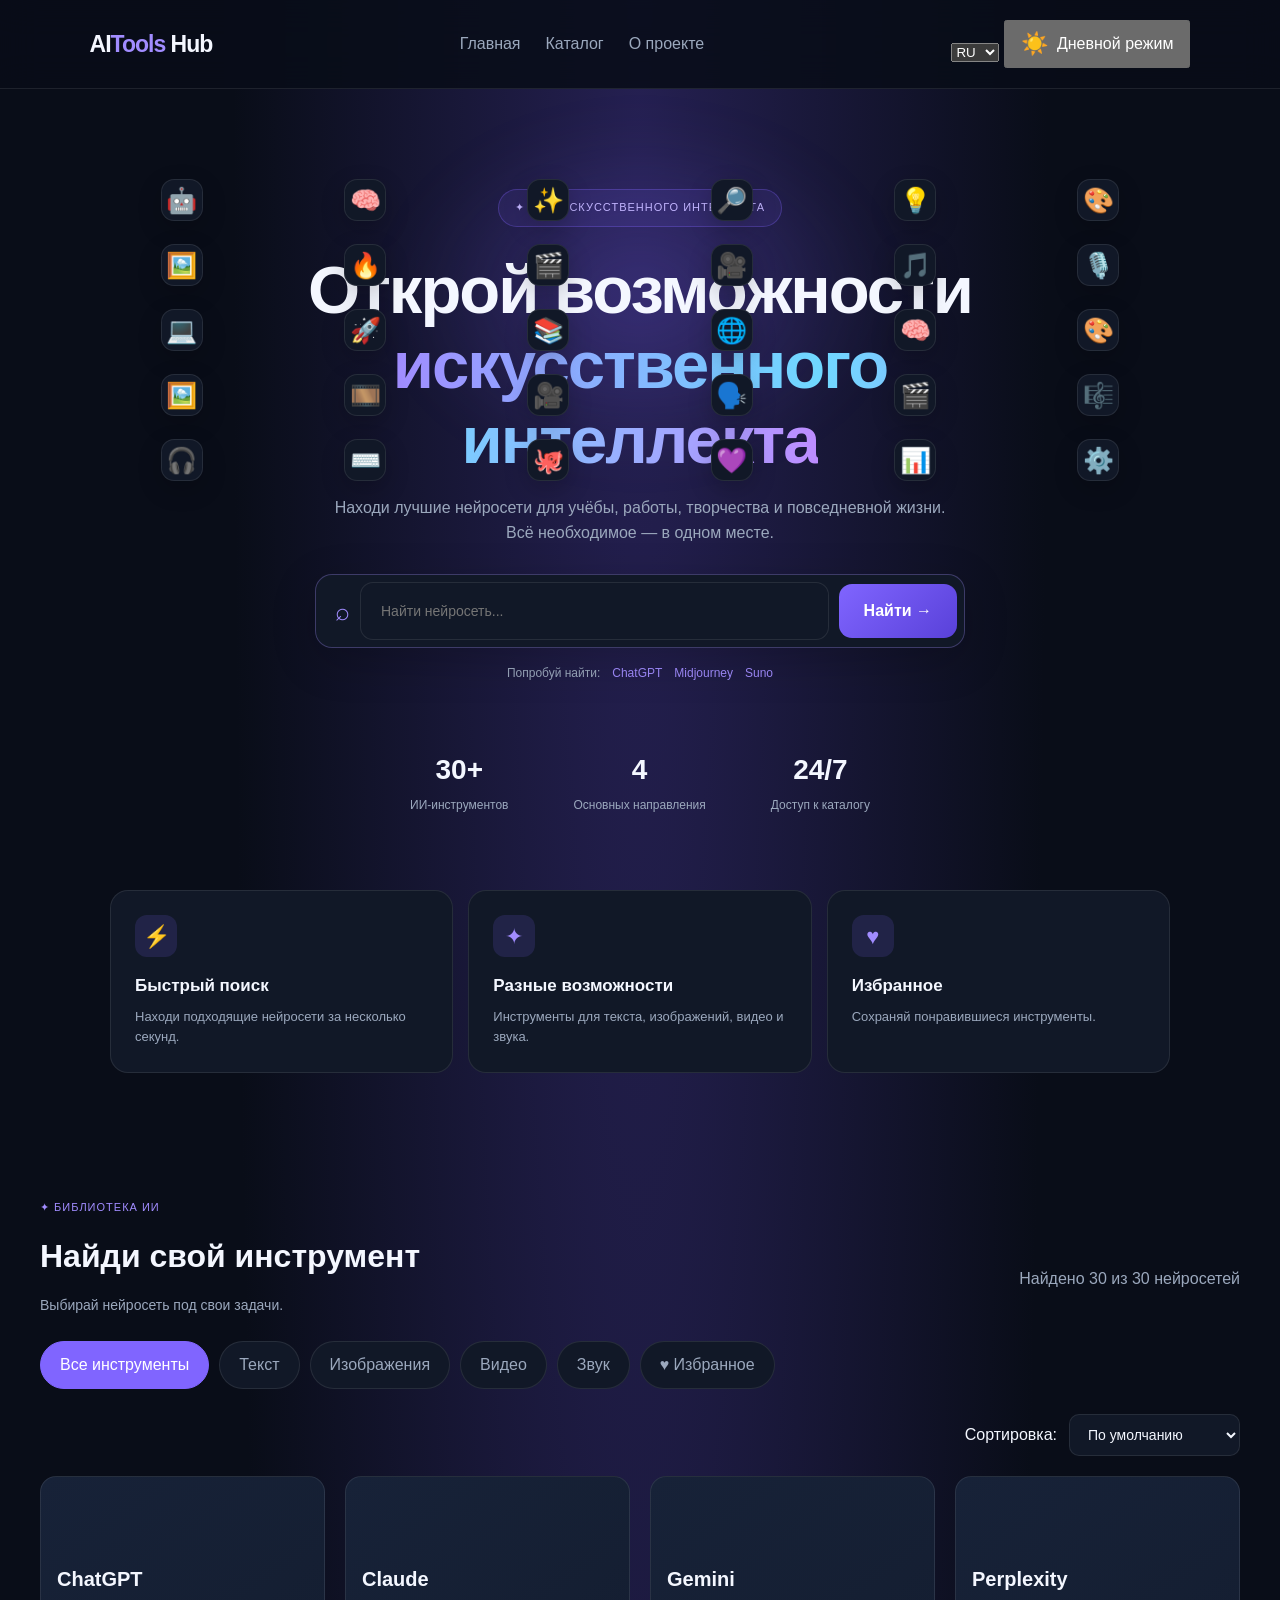
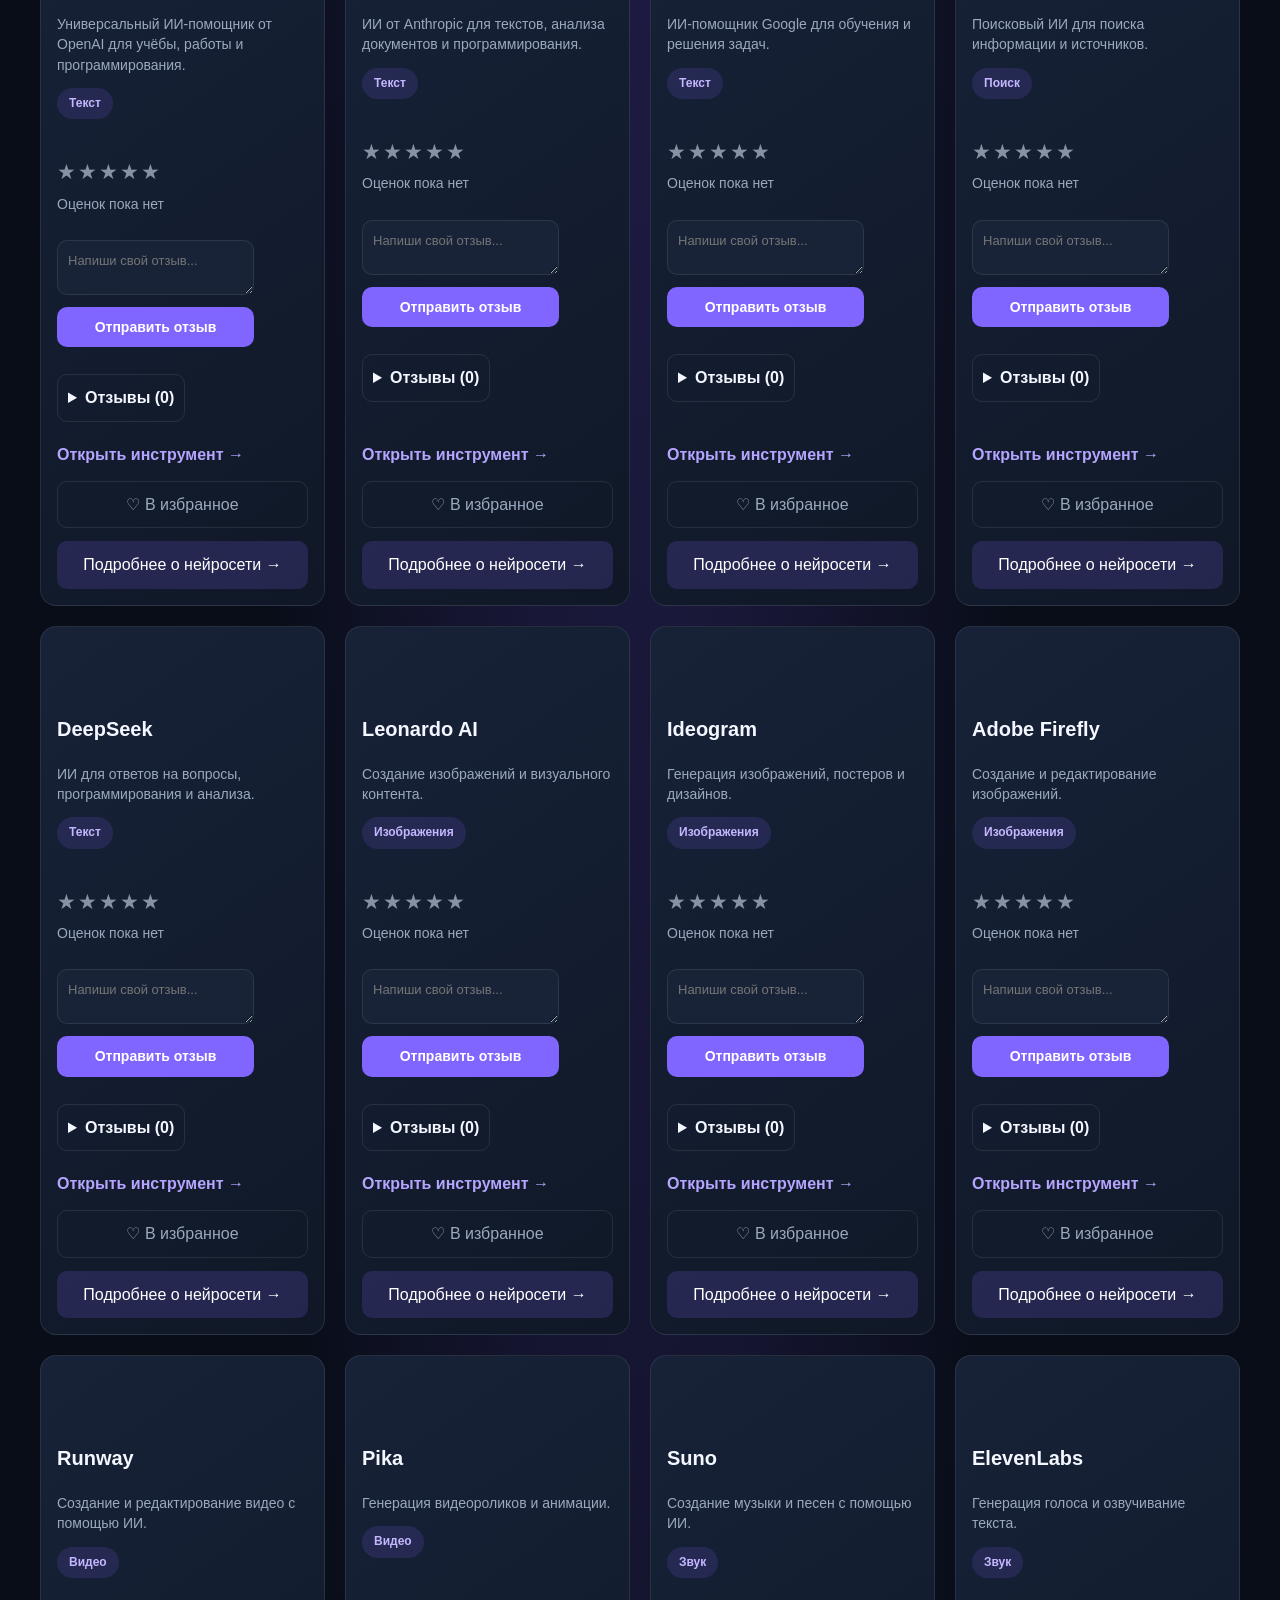
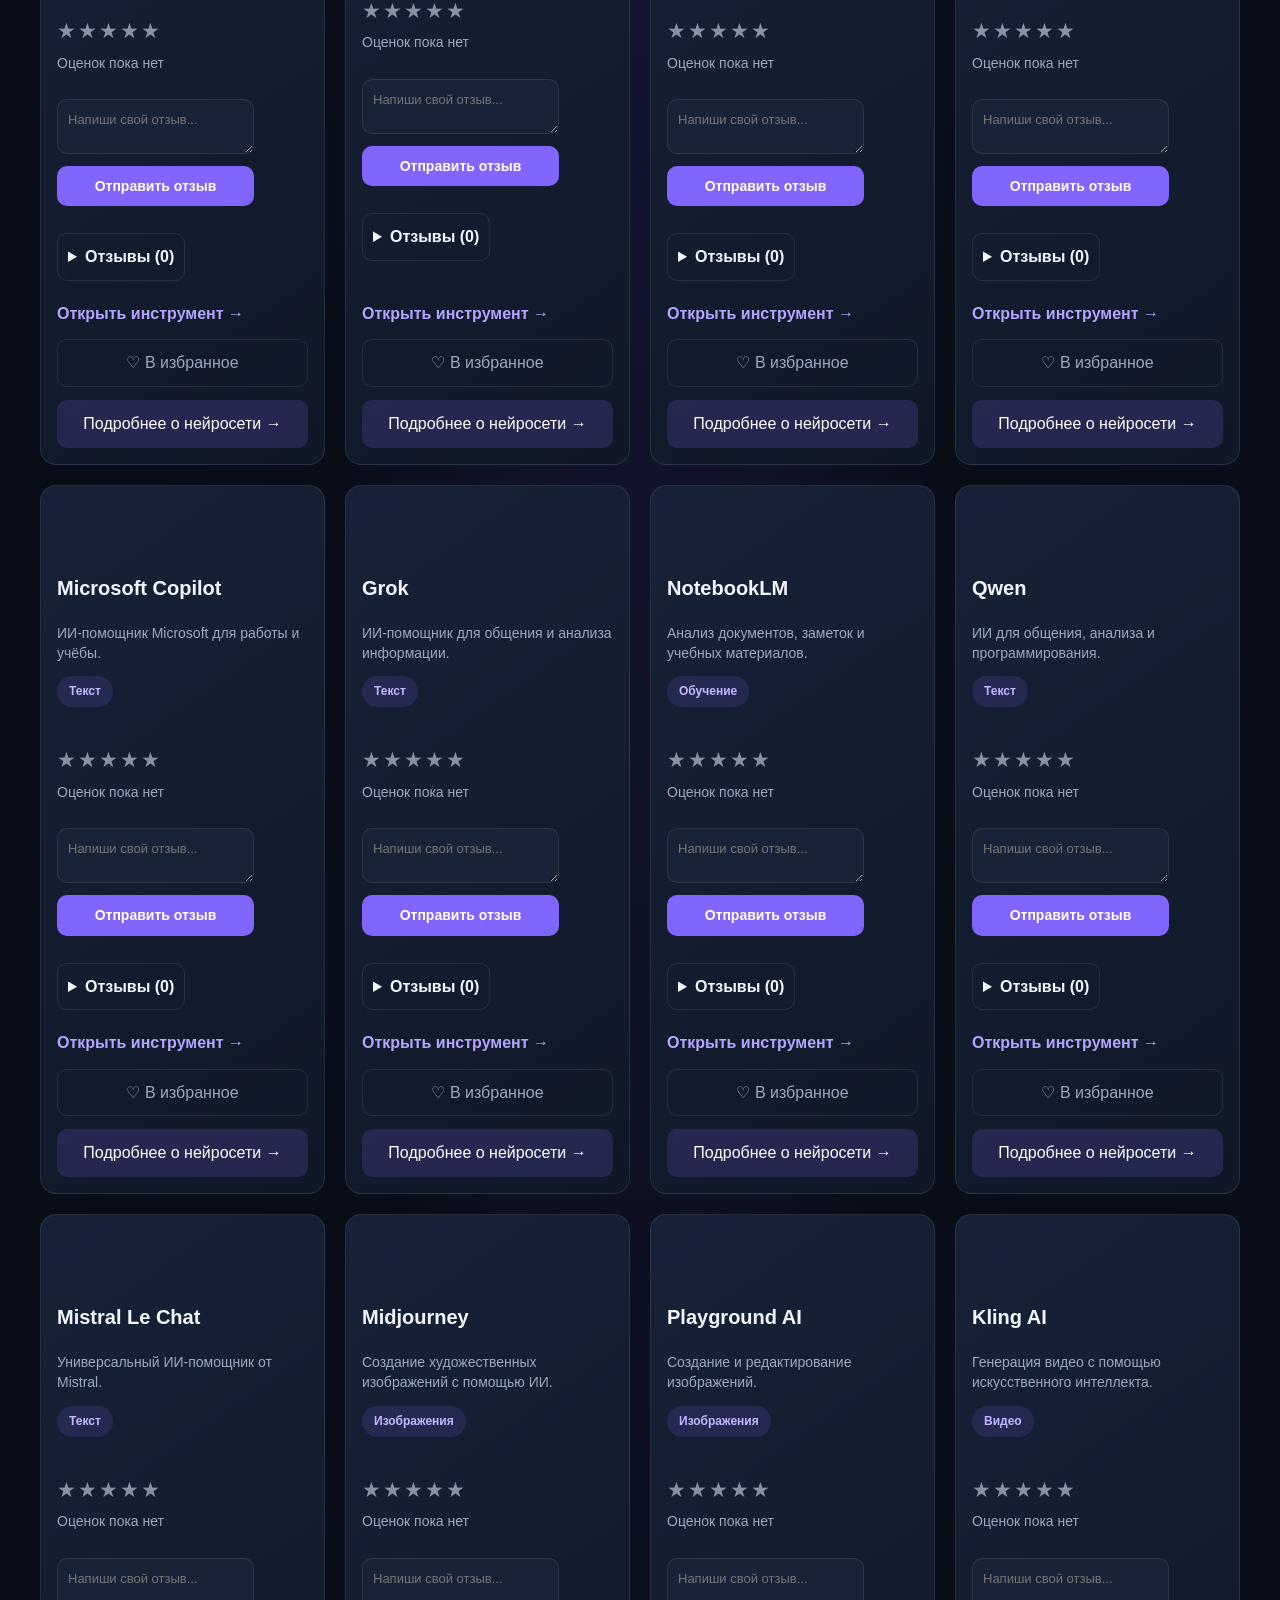
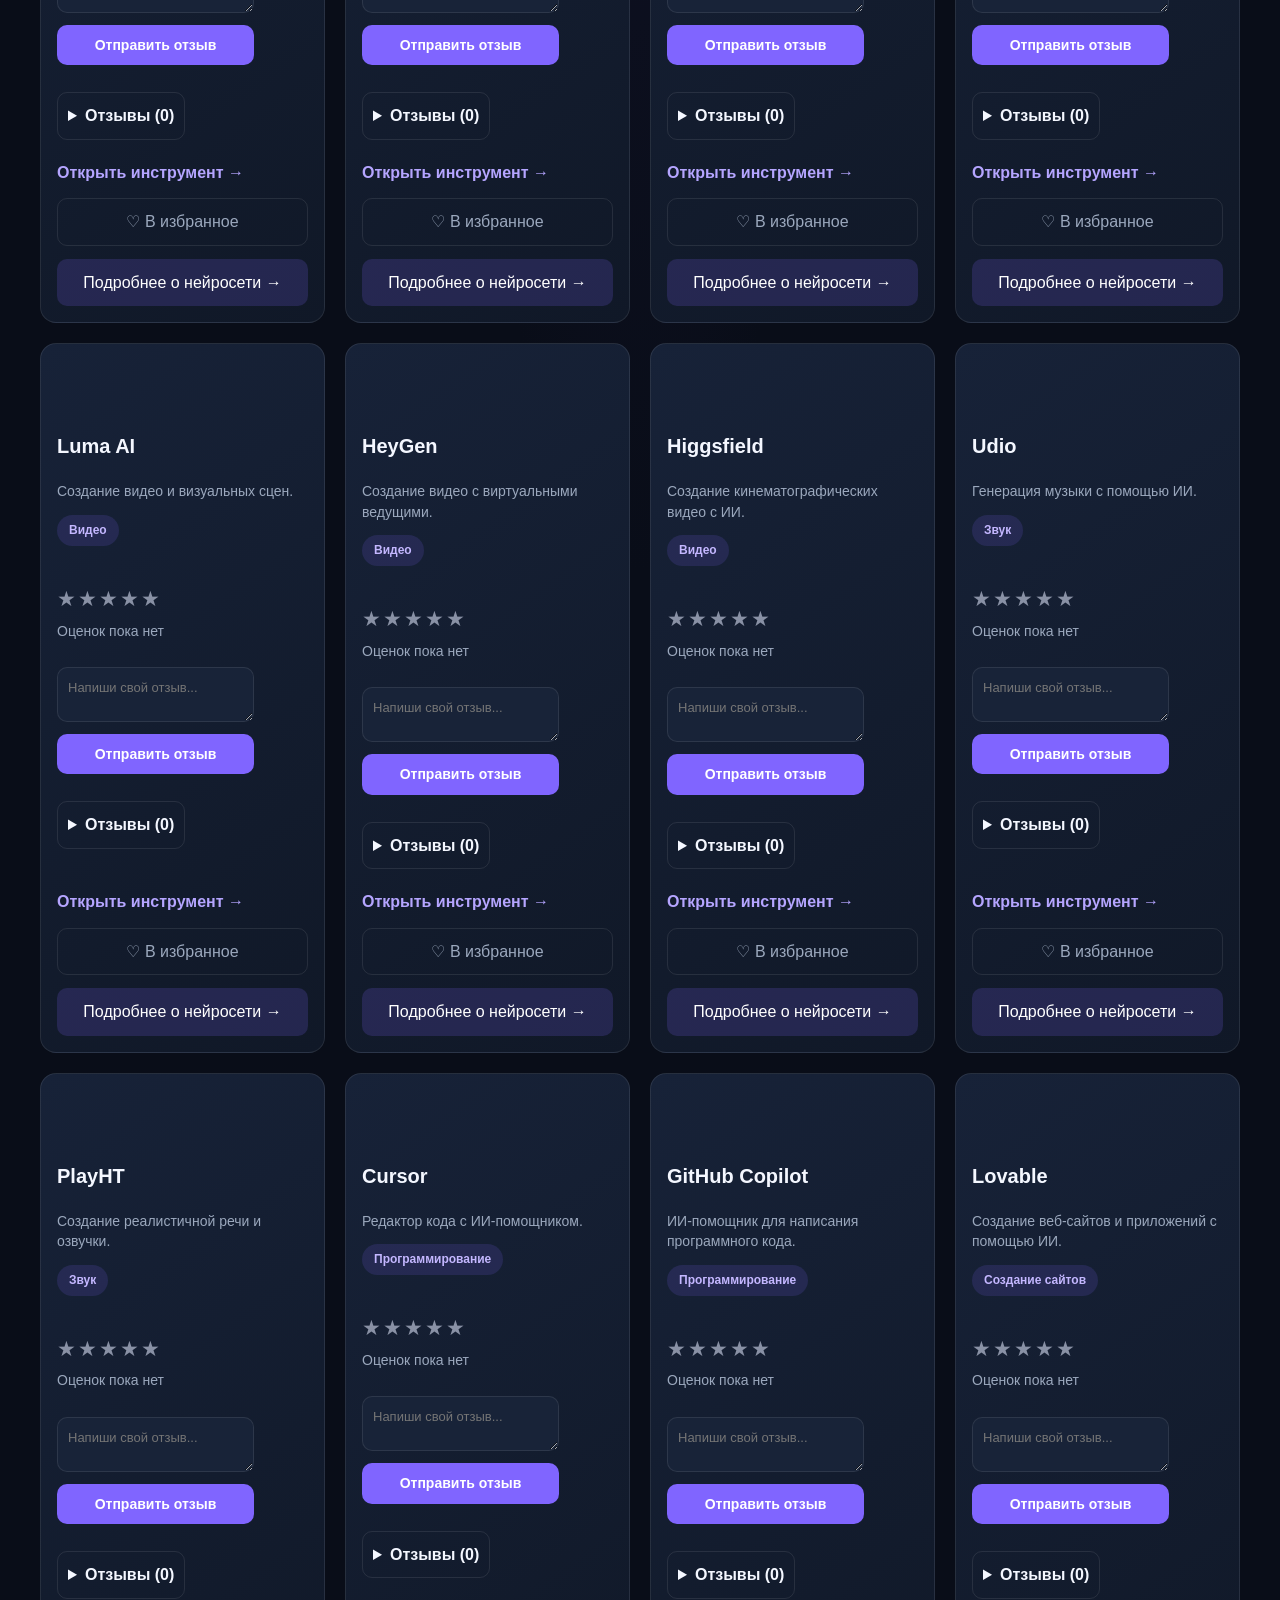
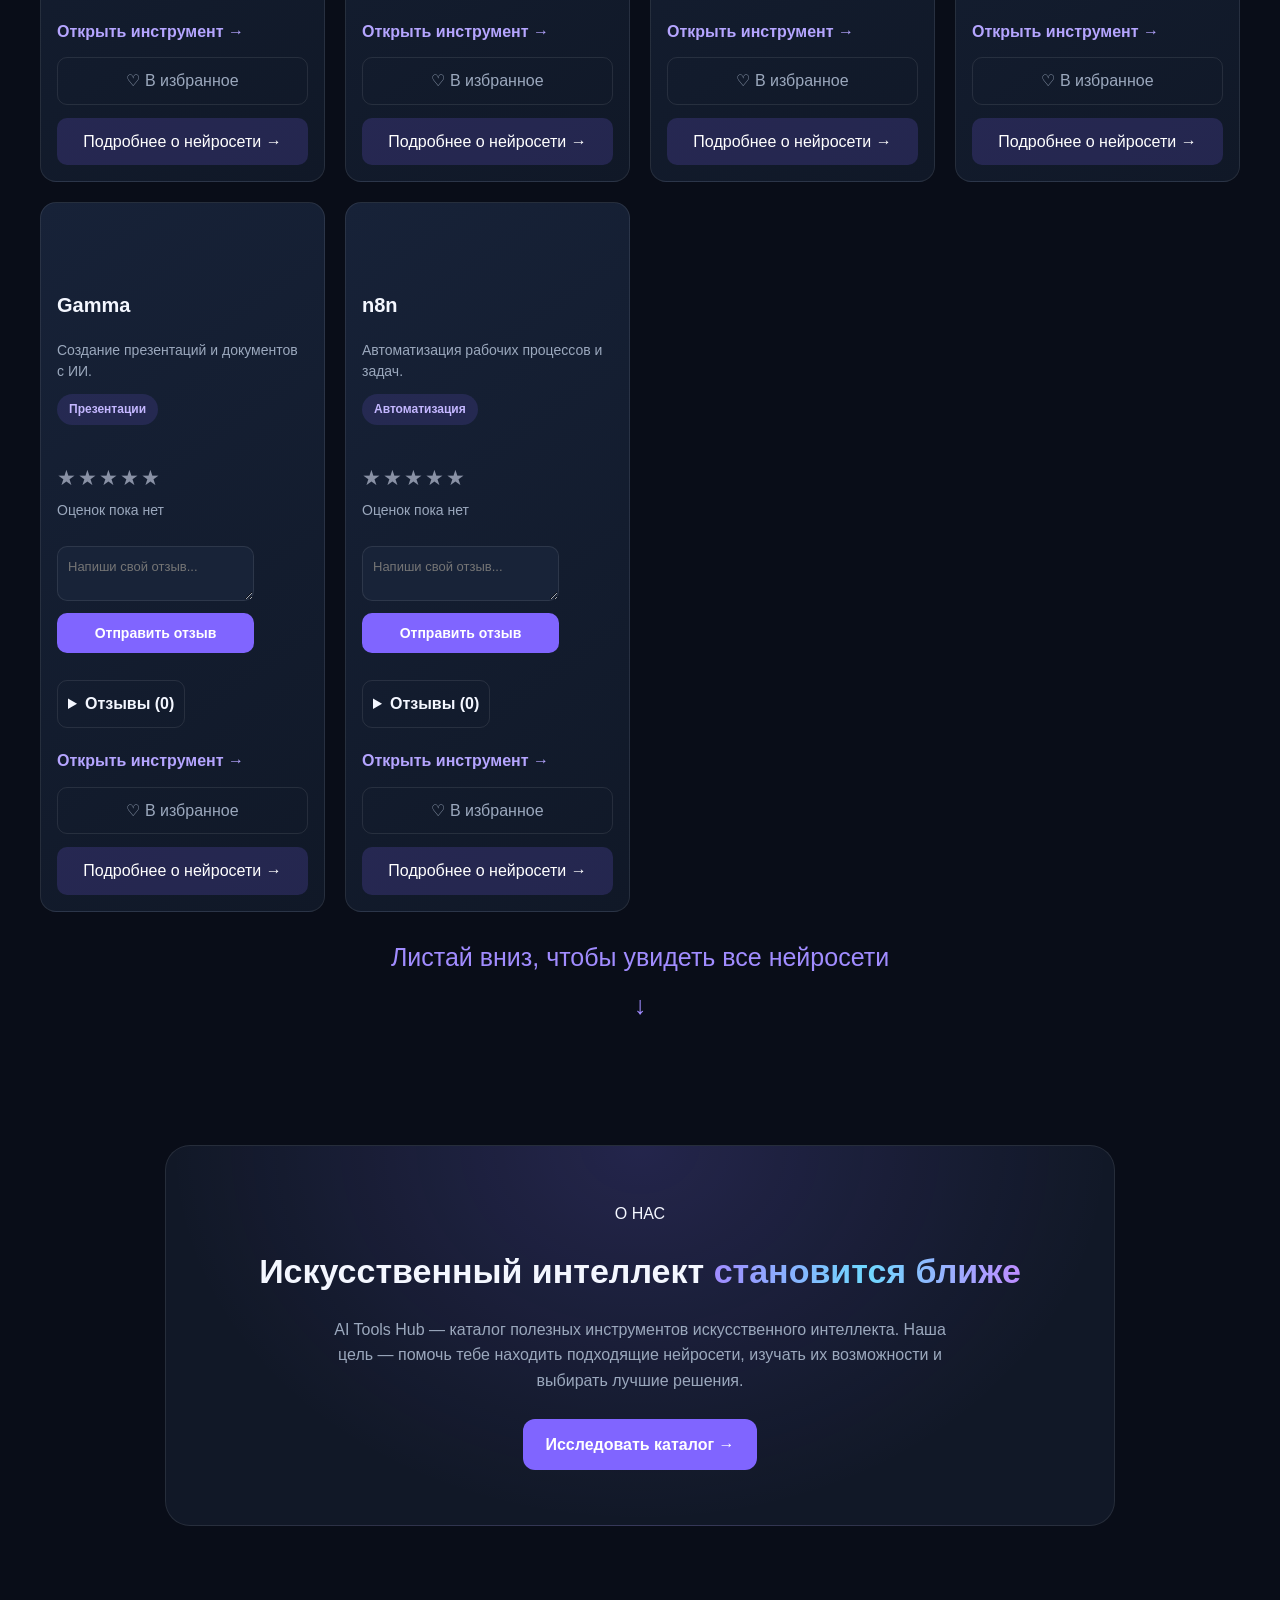
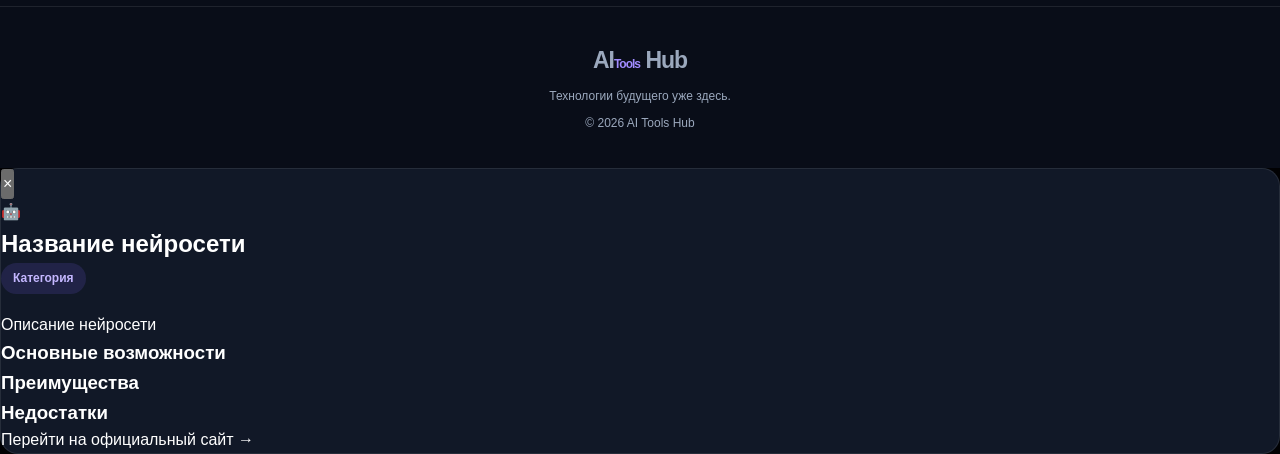
<file: index.html>
<!DOCTYPE html>
<html lang="ru">
<head>
    <meta charset="UTF-8">
    <meta name="viewport" content="width=device-width, initial-scale=1.0">
    <meta name="theme-color" content="#090d18">
    <title>AI Tools Hub — Каталог нейросетей</title>
    <link rel="stylesheet" href="style.css">
</head>
<body>

<header class="main-header">
    <a class="logo" href="#">AI<span>Tools</span> Hub</a>

    <nav>
        <a href="#" data-i18n="navHome">Главная</a>
        <a href="#tools" data-i18n="navCatalog">Каталог</a>
        <a href="#about" data-i18n="navAbout">О проекте</a>
    </nav>

    <div class="header-controls">
        <select id="language-select" class="language-select"
                aria-label="Выбрать язык">
            <option value="ru">RU</option>
            <option value="en">EN</option>
            <option value="zh">中文</option>
        </select>

        <button id="theme-toggle" class="theme-toggle" type="button">
            <span class="theme-icon">
                <span class="sun">☀️</span>
                <span class="moon">🌙</span>
            </span>
            <span id="theme-label">Дневной режим</span>
        </button>
    </div>
</header>

<main>

    <section class="hero">
        <div class="hero-glow"></div>

        <span class="tag hero-tag" data-i18n="heroTag">
            ✦ МИР ИСКУССТВЕННОГО ИНТЕЛЛЕКТА
        </span>

        <h1>
            <span data-i18n="heroTitle">Открой возможности</span>
            <span class="gradient-text" data-i18n="heroHighlight">
                искусственного интеллекта
            </span>
        </h1>

        <p data-i18n="heroDescription">
            Находи лучшие нейросети для учёбы, работы,
            творчества и повседневной жизни.
            Всё необходимое — в одном месте.
        </p>

        <div class="search-box">
            <span class="search-symbol">⌕</span>
            <input type="text" id="search"
                   placeholder="Найти нейросеть..."
                   data-i18n-placeholder="searchPlaceholder">
            <button id="search-btn" data-i18n="searchButton">
                Найти →
            </button>
        </div>

        <div class="hero-hint">
            <span data-i18n="tryFind">Попробуй найти:</span>
            <a href="#tools">ChatGPT</a>
            <a href="#tools">Midjourney</a>
            <a href="#tools">Suno</a>
        </div>

        <div class="hero-stats">
            <div>
                <strong>30+</strong>
                <span data-i18n="statTools">ИИ-инструментов</span>
            </div>
            <div>
                <strong>4</strong>
                <span data-i18n="statCategories">Основных направления</span>
            </div>
            <div>
                <strong>24/7</strong>
                <span data-i18n="statAccess">Доступ к каталогу</span>
            </div>
        </div>

        <div class="hero-decoration">
            <div class="orbit orbit-one"></div>
            <div class="orbit orbit-two"></div>
            <div class="ai-symbol">AI</div>
            <div class="floating-chip chip-one">✦ Creativity</div>
            <div class="floating-chip chip-two">✧ Technology</div>
        </div>
    </section>

    <section class="features-section">

        <div class="feature-card">
            <div class="feature-icon">⚡</div>
            <h3 data-i18n="feature1Title">Быстрый поиск</h3>
            <p data-i18n="feature1Description">
                Находи подходящие нейросети за несколько секунд.
            </p>
        </div>

        <div class="feature-card">
            <div class="feature-icon">✦</div>
            <h3 data-i18n="feature2Title">Разные возможности</h3>
            <p data-i18n="feature2Description">
                Инструменты для текста, изображений, видео и звука.
            </p>
        </div>

        <div class="feature-card">
            <div class="feature-icon">♥</div>
            <h3 data-i18n="feature3Title">Избранное</h3>
            <p data-i18n="feature3Description">
                Сохраняй понравившиеся инструменты.
            </p>
        </div>

    </section>

    <section id="tools" class="catalog">

        <div class="section-heading">
            <div>
                <span class="tag" data-i18n="catalogTag">✦ БИБЛИОТЕКА ИИ</span>
                <h2 data-i18n="catalogTitle">Найди свой инструмент</h2>
                <p data-i18n="catalogDescription">
                    Выбирай нейросеть под свои задачи.
                </p>
            </div>

            <span id="result-count"></span>
        </div>

        <div class="filters">
            <button class="filter active" data-category="all"
                    data-i18n="filterAll">Все инструменты</button>

            <button class="filter" data-category="text"
                    data-i18n="filterText">Текст</button>

            <button class="filter" data-category="image"
                    data-i18n="filterImage">Изображения</button>

            <button class="filter" data-category="video"
                    data-i18n="filterVideo">Видео</button>

            <button class="filter" data-category="audio"
                    data-i18n="filterAudio">Звук</button>

            <button class="filter" data-category="favorites"
                    data-i18n="filterFavorites">♥ Избранное</button>
        </div>

        <div class="sort-container">
            <label for="sort-tools" data-i18n="sortLabel">
                Сортировка:
            </label>

            <select id="sort-tools">
                <option value="default" data-i18n="sortDefault">
                    По умолчанию
                </option>
                <option value="popular" data-i18n="sortPopular">
                    Популярные
                </option>
                <option value="az" data-i18n="sortAZ">
                    По алфавиту: А–Я
                </option>
                <option value="za" data-i18n="sortZA">
                    По алфавиту: Я–А
                </option>
            </select>
        </div>

        <div class="cards" id="tool-list"></div>

        <div class="scroll-hint">
            <span data-i18n="scrollHint">
                Листай вниз, чтобы увидеть все нейросети
            </span>
            <span>↓</span>
        </div>

        <p id="empty-message" hidden data-i18n="emptyMessage">
            Ничего не найдено. Попробуй другой запрос.
        </p>

    </section>

    <section id="about" class="about-section">

        <span class="tag" data-i18n="aboutTag">О НАС</span>

        <h2>
            <span data-i18n="aboutTitle">Искусственный интеллект</span>
            <span class="gradient-text" data-i18n="aboutHighlight">
                становится ближе
            </span>
        </h2>

        <p data-i18n="aboutDescription">
            AI Tools Hub — каталог полезных инструментов
            искусственного интеллекта. Наша цель —
            помочь тебе находить подходящие нейросети,
            изучать их возможности и выбирать лучшие решения.
        </p>

        <a href="#tools" class="about-button"
           data-i18n="aboutButton">
            Исследовать каталог →
        </a>

    </section>

</main>

<footer class="main-footer">
    <a class="logo" href="#">AI<span>Tools</span> Hub</a>
    <p data-i18n="footerDescription">
        Технологии будущего уже здесь.
    </p>
    <span>© 2026 AI Tools Hub</span>
</footer>

<div class="modal" id="tool-modal">
    <div class="modal-content">

        <button class="modal-close" id="modal-close">×</button>

        <div class="modal-icon" id="modal-icon">🤖</div>

        <h2 id="modal-title">Название нейросети</h2>

        <span class="card-category" id="modal-category">
            Категория
        </span>

        <p id="modal-description">Описание нейросети</p>

        <h3 data-i18n="modalFeatures">Основные возможности</h3>
        <ul id="modal-features"></ul>

        <h3 data-i18n="modalPros">Преимущества</h3>
        <p id="modal-pros"></p>

        <h3 data-i18n="modalCons">Недостатки</h3>
        <p id="modal-cons"></p>

        <a id="modal-link" href="#" target="_blank"
           rel="noopener noreferrer" data-i18n="modalLink">
            Перейти на официальный сайт →
        </a>

    </div>
</div>

<script src="script.js"></script>
<script src="theme.js"></script>

</body>
</html>
</file>
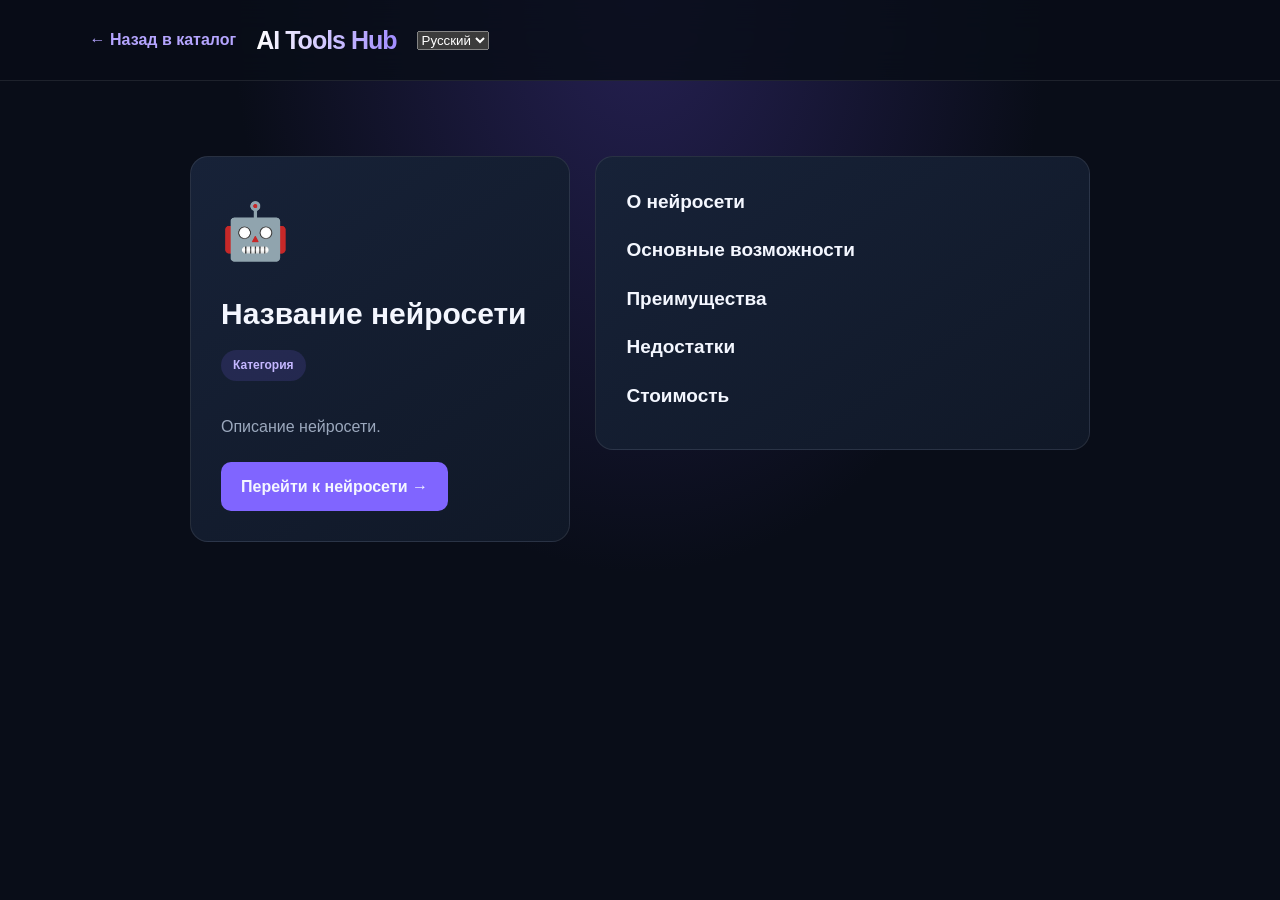
<file: details.html>
<!DOCTYPE html>
<html lang="ru">
<head>
    <meta charset="UTF-8">
    <meta name="viewport" content="width=device-width, initial-scale=1.0">
    <title>AI Tools Hub — Information</title>
    <link rel="stylesheet" href="style.css">
</head>
<body>

    <header class="details-header">
        <a href="index.html" data-i18n="backToCatalog">
            ← Назад в каталог
        </a>

        <h1>AI Tools Hub</h1>

        <select id="language-select" aria-label="Select language">
            <option value="ru">Русский</option>
            <option value="en">English</option>
            <option value="zh">中文</option>
        </select>
    </header>

    <main class="details-container">

        <section class="details-main">
            <div class="details-icon" id="tool-icon">🤖</div>

            <h1 id="tool-name">Название нейросети</h1>

            <span id="tool-category" class="card-category">
                Категория
            </span>

            <p id="tool-description">
                Описание нейросети.
            </p>

            <a href="#" id="tool-link"
               target="_blank"
               rel="noopener noreferrer"
               data-i18n="visitTool">
                Перейти к нейросети →
            </a>
        </section>

        <section class="details-extra">

            <h2 data-i18n="aboutTool">О нейросети</h2>
            <p id="tool-about"></p>

            <h2 data-i18n="mainFeatures">Основные возможности</h2>
            <ul id="tool-features"></ul>

            <h2 data-i18n="advantages">Преимущества</h2>
            <p id="tool-advantages"></p>

            <h2 data-i18n="disadvantages">Недостатки</h2>
            <p id="tool-disadvantages"></p>

            <h2 data-i18n="price">Стоимость</h2>
            <p id="tool-price"></p>

        </section>

    </main>

    <script src="details.js"></script>
</body>
</html>
</file>
<file: style.css>
/* =================================
   AI TOOLS HUB — MODERN DESIGN
================================= */


:root {
    color-scheme: dark;
    --bg: #090d18;
    --surface: #111827;
    --surface-light: #182338;
    --border: rgba(255, 255, 255, 0.09);
    --text: #f4f7ff;
    --muted: #9ba8bd;
    --accent: #8065ff;
    --accent-light: #a18cff;
    --radius: 18px;
    --glow: #252052;
}

:root[data-theme="light"] {
    color-scheme: light;
    --bg: #f2f5fc;
    --surface: #ffffff;
    --surface-light: #e8edfa;
    --border: rgba(30, 45, 80, 0.13);
    --text: #17213a;
    --muted: #64718b;
    --accent: #7045dc;
    --accent-light: #9879ed;
    --radius: 18px;
    --glow: #dcd5ff;
}


* {
    margin: 0;
    padding: 0;
    box-sizing: border-box;
}

html {
    scroll-behavior: smooth;
}


body {
    font-family: Inter, Arial, sans-serif;
    background:
        radial-gradient(
            ellipse at 50% 0%,
            var(--glow) 0%,
            transparent 45%
        ),
        var(--bg);
    color: var(--text);
    line-height: 1.6;
    min-height: 100vh;
    transition: background 0.4s ease, color 0.4s ease;
}


a {
    color: inherit;
    text-decoration: none;
}

button, input {
    font: inherit;
}

button {
    cursor: pointer;
}

/* HEADER */

header {
    width: 100%;
    padding: 20px 7%;
    display: flex;
    align-items: center;
    justify-content: space-between;
    gap: 20px;
    border-bottom: 1px solid var(--border);
    background: rgba(9,13,24,0.85);
    backdrop-filter: blur(16px);
}

header h1 {
    font-size: 25px;
    font-weight: 800;
    letter-spacing: -1px;
    background: linear-gradient(90deg, #fff, #a18cff);
    -webkit-background-clip: text;
    background-clip: text;
    color: transparent;
}

nav {
    display: flex;
    align-items: center;
    gap: 25px;
}

nav a {
    color: var(--muted);
    transition: 0.2s;
}

nav a:hover {
    color: white;
}

/* HERO */

.hero {
    padding: 95px 20px 75px;
    text-align: center;
    max-width: 1000px;
    margin: auto;
}

.hero h1 {
    font-size: clamp(36px, 6vw, 65px);
    line-height: 1.12;
    font-weight: 850;
    letter-spacing: -2px;
    margin-bottom: 22px;
}

.hero p {
    color: var(--muted);
    font-size: 18px;
    max-width: 650px;
    margin: 0 auto 32px;
}

/* SEARCH */

.search-container {
    display: flex;
    gap: 10px;
    max-width: 650px;
    margin: 0 auto;
}

#search {
    flex: 1;
    min-width: 0;
    padding: 17px 20px;
    color: white;
    background: var(--surface);
    border: 1px solid var(--border);
    border-radius: 13px;
    outline: none;
    transition: 0.2s;
}

#search:focus {
    border-color: var(--accent);
    box-shadow: 0 0 0 3px rgba(128,101,255,0.15);
}

#search-btn {
    padding: 14px 25px;
    border: none;
    border-radius: 13px;
    color: white;
    font-weight: 700;
    background: linear-gradient(135deg, #8065ff, #5941d9);
    transition: 0.2s;
}

#search-btn:hover {
    transform: translateY(-2px);
    filter: brightness(1.15);
}

/* GENERAL SECTIONS */

section {
    scroll-margin-top: 30px;
}

#tools, .about {
    max-width: 1250px;
    margin: auto;
    padding: 55px 25px;
}

#tools h2, .about h2 {
    font-size: 32px;
    margin-bottom: 12px;
}

#result-count {
    color: var(--muted);
    margin: 12px 0 25px;
}

/* FILTERS */

.filters {
    display: flex;
    flex-wrap: wrap;
    gap: 10px;
    margin: 25px 0;
}

.filter {
    padding: 10px 19px;
    border: 1px solid var(--border);
    border-radius: 30px;
    background: var(--surface);
    color: var(--muted);
    transition: 0.2s;
}

.filter:hover,
.filter.active {
    color: white;
    background: var(--accent);
    border-color: var(--accent);
}

/* TOOL CARDS */

.cards {
    display: grid;
    grid-template-columns: repeat(auto-fit, minmax(245px, 1fr));
    gap: 20px;
}

.card {
    display: flex;
    flex-direction: column;
    align-items: flex-start;
    padding: 25px;
    min-height: 310px;
    background: linear-gradient(145deg, #172238, #101827);
    border: 1px solid var(--border);
    border-radius: var(--radius);
    transition: transform 0.25s, border-color 0.25s, box-shadow 0.25s;
}

.card:hover {
    transform: translateY(-7px);
    border-color: rgba(142,116,255,0.65);
    box-shadow: 0 15px 40px rgba(0,0,0,0.25);
}

.card-icon {
    width: 55px;
    height: 55px;
    display: grid;
    place-items: center;
    font-size: 29px;
    background: rgba(128,101,255,0.14);
    border-radius: 15px;
    margin-bottom: 18px;
}

.card h3 {
    font-size: 21px;
    margin-bottom: 9px;
}

.card p {
    color: var(--muted);
    font-size: 14px;
    margin-bottom: 15px;
}

.card-category {
    display: inline-block;
    padding: 5px 12px;
    margin-bottom: 18px;
    border-radius: 30px;
    color: #c4b7ff;
    background: rgba(128,101,255,0.15);
    font-size: 12px;
    font-weight: 700;
}

.card > a:not(.details-btn) {
    color: #b5a5ff;
    font-weight: 700;
    margin-top: auto;
}

.card > a:hover {
    color: white;
}

.favorite-btn {
    width: 100%;
    padding: 10px;
    margin-top: 13px;
    border: 1px solid var(--border);
    border-radius: 10px;
    background: transparent;
    color: var(--muted);
    transition: 0.2s;
}

.favorite-btn:hover,
.favorite-btn.saved {
    color: #ff7798;
    border-color: #ff7798;
    background: rgba(255,119,152,0.08);
}

.details-btn {
    display: block;
    width: 100%;
    text-align: center;
    padding: 11px;
    margin-top: 10px;
    border-radius: 10px;
    color: white;
    background: rgba(128,101,255,0.18);
    transition: 0.2s;
}

.details-btn:hover {
    background: var(--accent);
}

/* EMPTY MESSAGE */

#empty-message {
    color: var(--muted);
    padding: 25px 0;
}

/* ABOUT */

.about {
    color: var(--muted);
}

.about h2 {
    color: white;
}

/* FOOTER */

footer {
    text-align: center;
    padding: 30px 20px;
    margin-top: 40px;
    border-top: 1px solid var(--border);
    color: var(--muted);
}

/* DETAILS PAGE */

.details-header {
    justify-content: flex-start;
}

.details-header a {
    color: #b5a5ff;
    font-weight: 600;
}

.details-container {
    max-width: 950px;
    margin: 50px auto;
    padding: 25px;
    display: grid;
    grid-template-columns: 1fr 1.3fr;
    gap: 25px;
    align-items: start;
}

.details-main,
.details-extra {
    padding: 30px;
    border: 1px solid var(--border);
    border-radius: var(--radius);
    background: linear-gradient(145deg, #172238, #101827);
}

.details-icon {
    font-size: 55px;
    margin-bottom: 15px;
}

.details-main h1 {
    font-size: 30px;
    margin-bottom: 12px;
}

.details-main p {
    color: var(--muted);
    margin: 15px 0 22px;
}

#tool-link {
    display: inline-block;
    padding: 12px 20px;
    background: var(--accent);
    border-radius: 10px;
    font-weight: 700;
}

.details-extra h2 {
    font-size: 19px;
    margin: 18px 0 8px;
}

.details-extra h2:first-child {
    margin-top: 0;
}

.details-extra p,
.details-extra li {
    color: var(--muted);
}

.details-extra ul {
    padding-left: 22px;
}

/* MODAL */

#tool-modal {
    background: rgba(0,0,0,0.85);
    backdrop-filter: blur(10px);
}

#tool-modal > div {
    background: var(--surface);
    color: white;
    border: 1px solid var(--border);
    border-radius: var(--radius);
}

/* RESPONSIVE */

@media (max-width: 800px) {
    .details-container {
        grid-template-columns: 1fr;
        margin: 25px auto;
    }

    .hero {
        padding-top: 65px;
    }
}

@media (max-width: 600px) {
    header {
        padding: 17px 5%;
        flex-wrap: wrap;
    }

    header h1 {
        font-size: 22px;
    }

    nav {
        width: 100%;
        gap: 15px;
        flex-wrap: wrap;
        font-size: 14px;
    }

    .hero {
        padding: 60px 18px 45px;
    }

    .hero p {
        font-size: 15px;
    }

    .search-container {
        flex-direction: column;
    }

    #search, #search-btn {
        width: 100%;
    }

    #tools, .about {
        padding: 35px 17px;
    }

    #tools h2, .about h2 {
        font-size: 26px;
    }

    .cards {
        grid-template-columns: 1fr;
    }

    .card {
        min-height: auto;
    }

    .details-container {
        padding: 15px;
    }

    .details-main, .details-extra {
        padding: 22px;
    }
}

/* ПЕРЕКЛЮЧАТЕЛЬ ДЕНЬ / НОЧЬ */

.theme-toggle {
    display: inline-flex;
    align-items: center;
    gap: 9px;
    min-height: 42px;
    padding: 9px 15px;
    overflow: hidden;
    white-space: nowrap;
}

.theme-icon {
    position: relative;
    display: inline-block;
    width: 24px;
    height: 24px;
    flex-shrink: 0;
}

.theme-icon .sun,
.theme-icon .moon {
    position: absolute;
    inset: 0;
    display: grid;
    place-items: center;
    font-size: 21px;
    transition:
        transform 0.55s cubic-bezier(.2, .8, .2, 1),
        opacity 0.35s ease;
}

/* Ночная тема: видно солнце на кнопке */

:root[data-theme="dark"] .sun {
    opacity: 1;
    transform: translateY(0) rotate(0deg);
}

:root[data-theme="dark"] .moon {
    opacity: 0;
    transform: translateY(30px) rotate(-45deg);
}

/* Дневная тема: солнце улетает, луна появляется */

:root[data-theme="light"] .sun {
    opacity: 0;
    transform: translateY(-35px) rotate(100deg);
}

:root[data-theme="light"] .moon {
    opacity: 1;
    transform: translateY(0) rotate(0deg);
}

/* Плавное изменение цветов сайта */

body,
header,
footer,
.card,
.about,
.details-main,
.details-extra,
.theme-toggle,
.search-container {
    transition:
        background-color 0.4s ease,
        color 0.4s ease,
        border-color 0.4s ease,
        box-shadow 0.4s ease;
}

/* АНИМАЦИЯ СОЛНЦА И ЛУНЫ */

.theme-toggle {
    display: inline-flex;
    align-items: center;
    gap: 10px;
    overflow: hidden;
    cursor: pointer;
}

.theme-icon {
    position: relative;
    display: inline-block;
    width: 26px;
    height: 26px;
    flex-shrink: 0;
}

.theme-icon .sun,
.theme-icon .moon {
    position: absolute;
    inset: 0;
    display: flex;
    align-items: center;
    justify-content: center;
    font-size: 22px;
    transition: transform 0.65s cubic-bezier(.2,.8,.2,1),
                opacity 0.4s ease;
}

/* Ночная тема */

:root[data-theme="dark"] .sun {
    opacity: 1;
    transform: translateY(0) rotate(0deg);
}

:root[data-theme="dark"] .moon {
    opacity: 0;
    transform: translateY(35px) rotate(-90deg);
}

/* Дневная тема */

:root[data-theme="light"] .sun {
    opacity: 0;
    transform: translateY(-40px) rotate(180deg);
}

:root[data-theme="light"] .moon {
    opacity: 1;
    transform: translateY(0) rotate(0deg);
}

/* Усиленная анимация переключения */

.theme-icon {
    perspective: 300px;
}

.theme-icon .sun {
    transform-origin: center;
    will-change: transform, opacity;
}

.theme-icon .moon {
    transform-origin: center;
    will-change: transform, opacity;
}

:root[data-theme="dark"] .sun {
    animation: sun-enter 0.65s ease both;
}

:root[data-theme="light"] .moon {
    animation: moon-enter 0.65s ease both;
}

@keyframes sun-enter {
    from {
        opacity: 0;
        transform: translateY(-40px) rotate(180deg);
    }
    to {
        opacity: 1;
        transform: translateY(0) rotate(0);
    }
}

@keyframes moon-enter {
    from {
        opacity: 0;
        transform: translateY(40px) rotate(-90deg);
    }
    to {
        opacity: 1;
        transform: translateY(0) rotate(0);
    }
}

/* =================================
   AI TOOLS HUB — ANIMATED CARDS
================================= */

/* Плавное появление карточек */

.card {
    position: relative;
    isolation: isolate;
    overflow: hidden;
    animation: card-appear 0.7s ease both;
    transition:
        transform 0.35s ease,
        border-color 0.35s ease,
        box-shadow 0.35s ease,
        background 0.35s ease;
}

/* Последовательное появление */

.card:nth-child(1) { animation-delay: 0.05s; }
.card:nth-child(2) { animation-delay: 0.10s; }
.card:nth-child(3) { animation-delay: 0.15s; }
.card:nth-child(4) { animation-delay: 0.20s; }
.card:nth-child(5) { animation-delay: 0.25s; }
.card:nth-child(6) { animation-delay: 0.30s; }
.card:nth-child(7) { animation-delay: 0.35s; }
.card:nth-child(8) { animation-delay: 0.40s; }
.card:nth-child(9) { animation-delay: 0.45s; }
.card:nth-child(10) { animation-delay: 0.50s; }
.card:nth-child(11) { animation-delay: 0.55s; }
.card:nth-child(12) { animation-delay: 0.60s; }

/* Анимация появления */

@keyframes card-appear {
    from {
        opacity: 0;
        transform: translateY(30px) scale(0.96);
    }

    to {
        opacity: 1;
        transform: translateY(0) scale(1);
    }
}

/* Неоновое свечение при наведении */

.card:hover {
    transform: translateY(-10px) scale(1.02);
    border-color: var(--accent);
    box-shadow:
        0 15px 45px rgba(128, 101, 255, 0.18),
        0 0 25px rgba(128, 101, 255, 0.12);
}

/* Светящийся эффект внутри карточки */

.card::after {
    content: "";
    position: absolute;
    inset: 0;
    z-index: -1;
    pointer-events: none;
    opacity: 0;
    background: radial-gradient(
        circle at 50% 0%,
        rgba(128, 101, 255, 0.18),
        transparent 65%
    );
    transition: opacity 0.4s ease;
}

.card:hover::after {
    opacity: 1;
}

/* Иконки нейросетей */

.card-icon {
    display: inline-flex;
    align-items: center;
    justify-content: center;
    width: 65px;
    height: 65px;
    border-radius: 18px;
    background: rgba(128, 101, 255, 0.12);
    border: 1px solid rgba(128, 101, 255, 0.2);
    font-size: 36px;
    transition:
        transform 0.4s ease,
        box-shadow 0.4s ease,
        background 0.4s ease;
}

.card:hover .card-icon {
    transform: translateY(-5px) rotate(-5deg) scale(1.08);
    background: rgba(128, 101, 255, 0.22);
    box-shadow: 0 0 25px rgba(128, 101, 255, 0.25);
}

/* Кнопки карточек */

.card .details-btn,
.card .favorite-btn {
    transition: transform 0.25s ease, box-shadow 0.25s ease;
}

.card .details-btn:hover,
.card .favorite-btn:hover {
    transform: translateY(-3px);
}

/* Светлая тема */

:root[data-theme="light"] .card:hover {
    box-shadow:
        0 15px 40px rgba(80, 65, 160, 0.13),
        0 0 20px rgba(128, 101, 255, 0.08);
}

/* Уважение к настройке уменьшения анимации */

@media (prefers-reduced-motion: reduce) {
    .card,
    .card-icon,
    .card::after {
        animation: none;
        transition: none;
    }
}
/* SORTING */
.sort-container {
    display: flex;
    align-items: center;
    justify-content: flex-end;
    gap: 12px;
    margin: 20px 0;
    color: var(--text);
    flex-wrap: wrap;
}

.sort-container select {
    background: var(--surface);
    color: var(--text);
    border: 1px solid var(--border);
    border-radius: 10px;
    padding: 11px 14px;
    font-size: 14px;
    cursor: pointer;
    outline: none;
}

.sort-container select:focus {
    border-color: var(--accent);
    box-shadow: 0 0 0 3px var(--glow);
}

.sort-container option {
    background: var(--surface);
    color: var(--text);
}

@media (max-width: 600px) {
    .sort-container {
        justify-content: flex-start;
    }

    .sort-container select {
        width: 100%;
    }
}/* RATING SYSTEM */

.rating {
    margin: 12px 0;
}

.rating-stars {
    display: flex;
    gap: 5px;
}

.star-btn {
    border: none;
    background: transparent;
    color: #8991a5;
    font-size: 25px;
    cursor: pointer;
    padding: 2px;
    transition: 0.2s;
}

.star-btn:hover,
.star-btn.selected {
    color: #ffc247;
    transform: scale(1.12);
}

.rating-info {
    color: var(--muted);
    font-size: 12px;
    margin-top: 5px;
}.star-btn:disabled {
    cursor: not-allowed;
    opacity: 0.8;
}
/* СИСТЕМА ОТЗЫВОВ */

.review-form {
    display: flex;
    flex-direction: column;
    gap: 8px;
    margin: 12px 0;
}

.review-input {
    width: 100%;
    min-height: 75px;
    resize: vertical;
    padding: 10px;
    border: 1px solid var(--border);
    border-radius: 10px;
    background: var(--surface-light);
    color: var(--text);
    font: inherit;
}

.review-submit {
    padding: 10px;
    border: none;
    border-radius: 10px;
    background: var(--accent);
    color: white;
    cursor: pointer;
    font-weight: 600;
}

.review-submit:hover {
    opacity: 0.85;
}

.review-status {
    color: var(--muted);
    font-size: 13px;
}

.reviews-list {
    margin: 12px 0;
    padding: 10px;
    border: 1px solid var(--border);
    border-radius: 10px;
    color: var(--text);
}

.reviews-list summary {
    cursor: pointer;
    font-weight: 600;
}

.review-item {
    padding: 10px 0;
    border-bottom: 1px solid var(--border);
    overflow-wrap: anywhere;
}

.review-stars {
    color: #ffc247;
    letter-spacing: 2px;
}

.review-item p {
    margin: 5px 0;
    font-size: 14px;
}

.star-btn:disabled {
    cursor: not-allowed;
    opacity: 0.8;
}

/* Компактный дизайн карточек */
.card {
    padding: 16px;
    border-radius: 16px;
    gap: 8px;
}

.card .details-icon,
.card-icon {
    width: 52px;
    height: 52px;
    font-size: 27px;
    margin-bottom: 4px;
}

.card h2,
.card h3 {
    margin: 6px 0;
    font-size: 20px;
}

.card p {
    margin: 5px 0;
    line-height: 1.45;
    font-size: 14px;
}

/* Категория */
.card-category {
    padding: 6px 12px;
    font-size: 12px;
}

/* Рейтинг */
.rating {
    margin: 5px 0;
}

.rating-stars {
    gap: 2px;
}

.star-btn {
    font-size: 21px;
    padding: 0;
}

.rating-info {
    margin-top: 2px;
    font-size: 12px;
}

/* Поле отзыва */
.review-form {
    margin-top: 8px;
    gap: 7px;
}

.review-input,
.review-form textarea {
    min-height: 55px;
    height: 55px;
    padding: 10px;
    font-size: 13px;
}

/* Кнопки */
.review-submit,
.review-form button {
    min-height: 40px;
    padding: 9px 14px;
    font-size: 14px;
}

.card button,
.card a {
    margin-top: 5px;
}

/* Список отзывов */
.reviews-list {
    margin-top: 7px;
}

.review-item {
    padding: 9px;
    margin-top: 6px;
    font-size: 13px;
}

/* =================================
   МОБИЛЬНЫЙ ДИЗАЙН
================================= */

@media (max-width: 600px) {

    body {
        padding: 0;
        margin: 0;
        overflow-x: hidden;
    }

    /* Основной контейнер */
    .container,
    main {
        width: 100%;
        max-width: 100%;
        padding-left: 12px;
        padding-right: 12px;
        box-sizing: border-box;
    }

    /* Заголовки */
    h1 {
        font-size: 25px;
    }

    h2 {
        font-size: 19px;
    }

    /* Карточки в одну колонку */
    .cards {
        display: grid;
        grid-template-columns: 1fr;
        gap: 12px;
    }

    .card {
        width: 100%;
        min-width: 0;
        box-sizing: border-box;
        padding: 14px;
        border-radius: 15px;
        gap: 7px;
    }

    .card h2,
    .card h3 {
        font-size: 19px;
        margin: 5px 0;
    }

    .card p {
        font-size: 13px;
        line-height: 1.4;
    }

    /* Иконка */
    .card-icon,
    .details-icon {
        width: 48px;
        height: 48px;
        font-size: 25px;
    }

    /* Рейтинг */
    .rating {
        margin: 4px 0;
    }

    .star-btn {
        font-size: 20px;
    }

    /* Отзыв */
    .review-input,
    .review-form textarea {
        width: 100%;
        min-height: 48px;
        height: 48px;
        box-sizing: border-box;
        font-size: 13px;
        padding: 10px;
    }

    .review-submit,
    .review-form button {
        width: 100%;
        min-height: 40px;
        font-size: 14px;
    }

    /* Кнопки карточки */
    .card button,
    .card a {
        max-width: 100%;
        box-sizing: border-box;
    }

    /* Поиск */
    #search {
        width: 100%;
        min-width: 0;
        box-sizing: border-box;
    }

    /* Категории */
    .filters {
        display: flex;
        flex-wrap: wrap;
        gap: 7px;
    }

    .filter {
        padding: 8px 12px;
        font-size: 12px;
    }

    /* Шапка */
    header {
        padding: 12px;
    }
}

/* ===== MOBILE APP DESIGN ===== */

@media (max-width: 600px) {

    body {
        overflow-x: hidden;
        background: var(--bg);
    }

    header {
        position: sticky;
        top: 0;
        z-index: 100;
        background: var(--bg);
        border-bottom: 1px solid var(--border);
        padding: 12px 14px;
    }

    h1 {
        font-size: 23px;
        margin-bottom: 12px;
    }

    /* Поиск */
    #search {
        width: 100%;
        height: 46px;
        border-radius: 14px;
        padding: 0 14px;
        box-sizing: border-box;
        font-size: 14px;
    }

    #search-btn {
        min-height: 42px;
        border-radius: 12px;
    }

    /* Категории */
    .filters {
        display: flex;
        flex-wrap: nowrap;
        overflow-x: auto;
        gap: 8px;
        padding: 10px 0 14px;
        scrollbar-width: none;
    }

    .filters::-webkit-scrollbar {
        display: none;
    }

    .filter {
        flex: 0 0 auto;
        white-space: nowrap;
        padding: 9px 15px;
        border-radius: 30px;
        font-size: 13px;
    }

    /* Сетка */
    .cards {
        display: grid;
        grid-template-columns: 1fr;
        gap: 12px;
    }

    /* Карточки */
    .card {
        padding: 15px;
        border-radius: 17px;
        width: 100%;
        box-sizing: border-box;
    }

    .card h2,
    .card h3 {
        font-size: 19px;
    }

    .card p {
        font-size: 13px;
        line-height: 1.45;
    }

    /* Рейтинг */
    .rating {
        margin: 7px 0;
    }

    .star-btn {
        font-size: 21px;
    }

    /* Отзывы */
    .review-form textarea,
    .review-input {
        width: 100%;
        height: 48px;
        min-height: 48px;
        box-sizing: border-box;
        border-radius: 12px;
    }

    .review-submit,
    .review-form button {
        width: 100%;
        min-height: 42px;
        border-radius: 12px;
    }

    /* Кнопки */
    .card button,
    .card a {
        max-width: 100%;
        box-sizing: border-box;
    }

    /* Основная область */
    .container,
    main {
        padding-left: 13px;
        padding-right: 13px;
        box-sizing: border-box;
    }
}

/* =====================================
   AI TOOLS HUB — MOBILE REDESIGN
===================================== */

@media screen and (max-width: 600px) {

    body {
        overflow-x: hidden;
        background: var(--bg);
    }

    /* ШАПКА */
    header {
        padding: 13px 16px !important;
        display: flex;
        flex-wrap: wrap;
        gap: 10px;
        position: relative;
    }

    header h1 {
        font-size: 21px;
        margin: 0;
    }

    nav {
        width: 100%;
        display: flex;
        flex-wrap: wrap;
        gap: 12px;
        font-size: 12px;
    }

    .theme-toggle {
        padding: 7px 10px;
        min-height: 36px;
        font-size: 12px;
    }

    /* ПЕРВЫЙ ЭКРАН */
    .hero {
        padding: 35px 16px 25px !important;
    }

    .hero h1 {
        font-size: 30px;
        letter-spacing: -1px;
        margin-bottom: 12px;
    }

    .hero p {
        font-size: 14px;
        margin-bottom: 20px;
    }

    /* ПОИСК */
    .search-container {
        display: flex;
        flex-direction: row;
        gap: 7px;
    }

    #search {
        height: 45px;
        padding: 10px 12px;
        font-size: 13px;
    }

    #search-btn {
        height: 45px;
        padding: 0 14px;
        font-size: 13px;
        white-space: nowrap;
    }

    /* КАТАЛОГ */
    #tools, .about {
        padding: 25px 13px !important;
    }

    #tools h2, .about h2 {
        font-size: 23px;
    }

    #result-count {
        font-size: 12px;
        margin: 6px 0 12px;
    }

    /* КАТЕГОРИИ — ПРОКРУТКА ВБОК */
    .filters {
        display: flex;
        flex-wrap: nowrap !important;
        overflow-x: auto;
        gap: 7px;
        margin: 15px 0;
        padding-bottom: 8px;
        scrollbar-width: none;
    }

    .filters::-webkit-scrollbar {
        display: none;
    }

    .filter {
        flex: 0 0 auto;
        padding: 8px 13px;
        font-size: 12px;
        white-space: nowrap;
    }

    /* СОРТИРОВКА */
    .sort-container {
        margin: 10px 0;
        gap: 7px;
        font-size: 12px;
    }

    .sort-container select {
        padding: 9px;
        font-size: 12px;
    }

    /* КАРТОЧКИ — ДВЕ В РЯД */
    .cards {
        display: grid;
        grid-template-columns: repeat(2, minmax(0, 1fr)) !important;
        gap: 10px;
    }

    .card {
        min-width: 0;
        min-height: 0;
        padding: 12px !important;
        border-radius: 14px;
        gap: 5px;
    }

    .card:hover {
        transform: none;
    }

    .card-icon {
        width: 40px;
        height: 40px;
        font-size: 23px;
        margin-bottom: 5px;
        border-radius: 11px;
    }

    .card h3 {
        font-size: 15px;
        line-height: 1.3;
        margin-bottom: 5px;
        overflow-wrap: anywhere;
    }

    .card p {
        font-size: 11px;
        line-height: 1.4;
        margin-bottom: 7px;
    }

    .card-category {
        font-size: 10px;
        padding: 4px 8px;
        margin-bottom: 5px;
    }

    .card > a:not(.details-btn) {
        font-size: 12px;
    }

    .favorite-btn,
    .details-btn {
        font-size: 11px;
        padding: 9px 5px;
        margin-top: 6px;
    }

    /* РЕЙТИНГ */
    .rating {
        margin: 5px 0;
    }

    .rating-stars {
        gap: 1px;
        flex-wrap: wrap;
    }

    .star-btn {
        font-size: 18px;
        padding: 0;
    }

    .rating-info {
        font-size: 10px;
    }

    /* ОТЗЫВЫ */
    .review-form {
        gap: 6px;
        margin: 7px 0;
    }

    .review-input {
        min-height: 55px;
        height: 55px;
        padding: 7px;
        font-size: 11px;
    }

    .review-submit {
        padding: 8px 4px;
        font-size: 11px;
    }

    .reviews-list {
        margin: 7px 0;
        padding: 7px;
        font-size: 11px;
    }

    .review-item {
        padding: 7px 0;
    }

    .review-item p {
        font-size: 11px;
    }

    /* ПОДВАЛ */
    footer {
        padding: 20px 12px;
        font-size: 12px;
    }

    /* СТРАНИЦА ПОДРОБНОСТЕЙ */
    .details-container {
        display: grid;
        grid-template-columns: 1fr;
        margin: 15px auto;
        padding: 12px;
        gap: 12px;
    }

    .details-main,
    .details-extra {
        padding: 18px;
    }

    .details-main h1 {
        font-size: 24px;
    }
}

/* =====================================
   NEW HOMEPAGE DESIGN
===================================== */

.logo {
    font-size: 23px;
    font-weight: 850;
    letter-spacing: -1px;
}

.logo span {
    color: var(--accent-light);
}

/* HEADER */

.main-header {
    position: relative;
    z-index: 10;
    background: rgba(9, 13, 24, 0.88);
    backdrop-filter: blur(18px);
}

/* HERO */

.hero {
    position: relative;
    max-width: 1100px;
    padding: 100px 20px 65px;
    overflow: hidden;
}

.hero-glow {
    position: absolute;
    width: 500px;
    height: 350px;
    left: 50%;
    top: 30px;
    transform: translateX(-50%);
    background: radial-gradient(
        ellipse,
        rgba(128, 101, 255, 0.22),
        transparent 70%
    );
    filter: blur(25px);
    pointer-events: none;
}

.hero-tag {
    position: relative;
    display: inline-block;
    padding: 9px 16px;
    border: 1px solid rgba(128, 101, 255, 0.3);
    border-radius: 30px;
    background: rgba(128, 101, 255, 0.1);
    font-size: 11px;
    letter-spacing: 1px;
    color: #c2b5ff;
}

.hero h1 {
    position: relative;
    max-width: 850px;
    margin: 25px auto 18px;
    font-size: clamp(38px, 6vw, 67px);
    line-height: 1.12;
    letter-spacing: -2px;
}

.gradient-text {
    background: linear-gradient(
        90deg,
        #a18cff,
        #6fd8ff,
        #bd8cff
    );
    -webkit-background-clip: text;
    background-clip: text;
    color: transparent;
}

.hero > p {
    position: relative;
    max-width: 620px;
    font-size: 16px;
    color: var(--muted);
    margin: 0 auto 28px;
}

/* SEARCH BOX */

.search-box {
    position: relative;
    z-index: 2;
    display: flex;
    align-items: center;
    gap: 10px;
    max-width: 650px;
    margin: auto;
    padding: 7px;
    border: 1px solid rgba(161, 140, 255, 0.3);
    border-radius: 17px;
    background: var(--surface);
    box-shadow: 0 12px 45px rgba(0, 0, 0, 0.2);
}

.search-symbol {
    padding-left: 12px;
    font-size: 25px;
    color: var(--accent-light);
}

.search-box input {
    flex: 1;
    min-width: 0;
    border: none;
    outline: none;
    background: transparent;
    color: var(--text);
    padding: 12px 5px;
    font-size: 14px;
}

.search-box button {
    padding: 13px 22px;
    border: none;
    border-radius: 12px;
    background: linear-gradient(135deg, #8065ff, #5941d9);
    color: white;
    font-weight: 700;
}

.search-box button:hover {
    filter: brightness(1.2);
}

.hero-hint {
    display: flex;
    justify-content: center;
    flex-wrap: wrap;
    gap: 12px;
    margin-top: 16px;
    font-size: 12px;
    color: var(--muted);
}

.hero-hint a {
    color: var(--accent-light);
}

/* STATISTICS */

.hero-stats {
    position: relative;
    display: flex;
    justify-content: center;
    gap: 65px;
    margin-top: 65px;
}

.hero-stats div {
    display: flex;
    flex-direction: column;
    gap: 3px;
}

.hero-stats strong {
    font-size: 28px;
    color: var(--text);
}

.hero-stats span {
    font-size: 12px;
    color: var(--muted);
}

/* DECORATION */

.hero-decoration {
    display: none;
}

/* FEATURES */

.features-section {
    max-width: 1100px;
    margin: 10px auto 65px;
    padding: 0 20px;
    display: grid;
    grid-template-columns: repeat(3, 1fr);
    gap: 15px;
}

.feature-card {
    padding: 24px;
    border: 1px solid var(--border);
    border-radius: 18px;
    background: var(--surface);
    transition: 0.3s;
}

.feature-card:hover {
    transform: translateY(-5px);
    border-color: var(--accent);
}

.feature-icon {
    width: 42px;
    height: 42px;
    display: grid;
    place-items: center;
    margin-bottom: 15px;
    border-radius: 12px;
    background: rgba(128, 101, 255, 0.15);
    color: var(--accent-light);
    font-size: 22px;
}

.feature-card h3 {
    margin-bottom: 7px;
    font-size: 17px;
    color: var(--text);
}

.feature-card p {
    font-size: 13px;
    color: var(--muted);
}

/* CATALOG */

.catalog {
    max-width: 1250px;
    margin: auto;
    padding: 55px 25px;
}

.section-heading {
    display: flex;
    justify-content: space-between;
    align-items: end;
    gap: 15px;
}

.section-heading h2 {
    margin-top: 12px;
    font-size: 32px;
}

.section-heading p {
    color: var(--muted);
    font-size: 14px;
}

.section-heading .tag {
    color: var(--accent-light);
    font-size: 11px;
    letter-spacing: 1px;
}

/* ABOUT */

.about-section {
    max-width: 950px;
    margin: 40px auto 80px;
    padding: 55px 30px;
    text-align: center;
    border: 1px solid var(--border);
    border-radius: 25px;
    background:
        radial-gradient(
            ellipse at top,
            rgba(128, 101, 255, 0.17),
            transparent 70%
        ),
        var(--surface);
}

.about-section h2 {
    margin: 18px 0;
    font-size: 34px;
}

.about-section p {
    max-width: 650px;
    margin: 0 auto 25px;
    color: var(--muted);
}

.about-button {
    display: inline-block;
    padding: 13px 22px;
    border-radius: 12px;
    background: var(--accent);
    color: white;
    font-weight: 700;
}

/* FOOTER */

.main-footer {
    display: flex;
    flex-direction: column;
    align-items: center;
    gap: 8px;
    padding: 35px 15px;
    border-top: 1px solid var(--border);
    color: var(--muted);
    text-align: center;
}

.main-footer p,
.main-footer span {
    font-size: 12px;
}

/* LIGHT THEME */

:root[data-theme="light"] .main-header {
    background: rgba(242, 245, 252, 0.9);
}

:root[data-theme="light"] .hero-glow {
    opacity: 0.5;
}

:root[data-theme="light"] .search-box {
    box-shadow: 0 12px 35px rgba(80, 65, 160, 0.1);
}

/* MOBILE HOMEPAGE */

@media (max-width: 600px) {

    .main-header {
        gap: 12px;
    }

    .main-header nav {
        order: 3;
    }

    .hero {
        padding: 55px 16px 35px !important;
    }

    .hero h1 {
        font-size: 35px;
        line-height: 1.12;
        letter-spacing: -1px;
    }

    .hero > p {
        font-size: 13px;
    }

    .search-box {
        gap: 4px;
        padding: 5px;
        border-radius: 13px;
    }

    .search-box input {
        font-size: 12px;
        padding: 10px 2px;
    }

    .search-box button {
        padding: 11px 13px;
        font-size: 12px;
    }

    .search-symbol {
        padding-left: 7px;
        font-size: 20px;
    }

    .hero-hint {
        gap: 9px;
        font-size: 10px;
    }

    .hero-stats {
        gap: 20px;
        margin-top: 40px;
    }

    .hero-stats strong {
        font-size: 22px;
    }

    .hero-stats span {
        font-size: 9px;
    }

    .features-section {
        grid-template-columns: 1fr;
        padding: 0 15px;
        gap: 10px;
        margin-bottom: 35px;
    }

    .feature-card {
        padding: 17px;
        display: grid;
        grid-template-columns: 42px 1fr;
        column-gap: 12px;
    }

    .feature-icon {
        grid-row: span 2;
        margin: 0;
    }

    .feature-card h3 {
        font-size: 15px;
    }

    .feature-card p {
        font-size: 12px;
    }

    .catalog {
        padding: 30px 13px;
    }

    .section-heading h2 {
        font-size: 23px;
    }

    .section-heading p {
        font-size: 12px;
    }

    .about-section {
        margin: 25px 13px 45px;
        padding: 35px 18px;
    }

    .about-section h2 {
        font-size: 25px;
    }

    .about-section p {
        font-size: 13px;
    }

    .main-footer {
        padding: 25px 12px;
    }
}
/* Анимация появления каталога */
#tool-list .card {
    opacity: 0;
    transform: translateY(-35px);
    animation: aiCardDrop 0.9s ease forwards;
    animation-delay: var(--drop-delay, 0s);
}

@keyframes aiCardDrop {
    0% {
        opacity: 0;
        transform: translateY(-35px);
    }

    70% {
        opacity: 1;
        transform: translateY(5px);
    }

    100% {
        opacity: 1;
        transform: translateY(0);
    }
}

/* Подсказка прокрутки */
.scroll-hint {
    margin: 25px auto;
    text-align: center;
    color: var(--accent-light);
    font-size: 14px;
    animation: hintFloat 2s ease-in-out infinite;
}

.scroll-hint span {
    display: block;
    font-size: 25px;
    margin-top: 8px;
}

@keyframes hintFloat {
    0%, 100% {
        transform: translateY(0);
    }
    50% {
        transform: translateY(7px);
    }
}

@media (prefers-reduced-motion: reduce) {
    #tool-list .card,
    .scroll-hint {
        animation: none;
        opacity: 1;
        transform: none;
    }
}/* Анимация иконок на приветственном экране */
.flying-ai-icon {
    position: absolute;
    z-index: 9999;
    display: flex;
    align-items: center;
    justify-content: center;
    width: 42px;
    height: 42px;
    border-radius: 13px;
    background: var(--surface);
    border: 1px solid var(--border);
    box-shadow: 0 5px 20px rgba(0, 0, 0, 0.2);
    font-size: 25px;
    pointer-events: none;
    transition: transform 1.8s cubic-bezier(.22, .7, .2, 1),
                opacity .3s ease;
}

#tool-list .card-icon.ai-icon-hidden {
    visibility: hidden;
}
/* Иконки вступительной анимации */
.flying-ai-icon {
    position: fixed;
    z-index: 99999;
    width: 42px;
    height: 42px;
    display: flex;
    align-items: center;
    justify-content: center;

    border-radius: 13px;
    background: var(--surface);
    border: 1px solid var(--border);
    box-shadow: 0 8px 25px rgba(0, 0, 0, 0.2);

    font-size: 25px;
    pointer-events: none;
    opacity: 0;

    transition:
        left 1.7s cubic-bezier(.22, 1, .36, 1),
        top 1.7s cubic-bezier(.22, 1, .36, 1),
        opacity 1s ease,
        transform 1.7s cubic-bezier(.22, 1, .36, 1);
}

#tool-list .card-icon.ai-icon-hidden {
    visibility: hidden;
}

@media (prefers-reduced-motion: reduce) {
    .flying-ai-icon {
        display: none;
    }

    #tool-list .card-icon.ai-icon-hidden {
        visibility: visible;
    }
}
</file>
